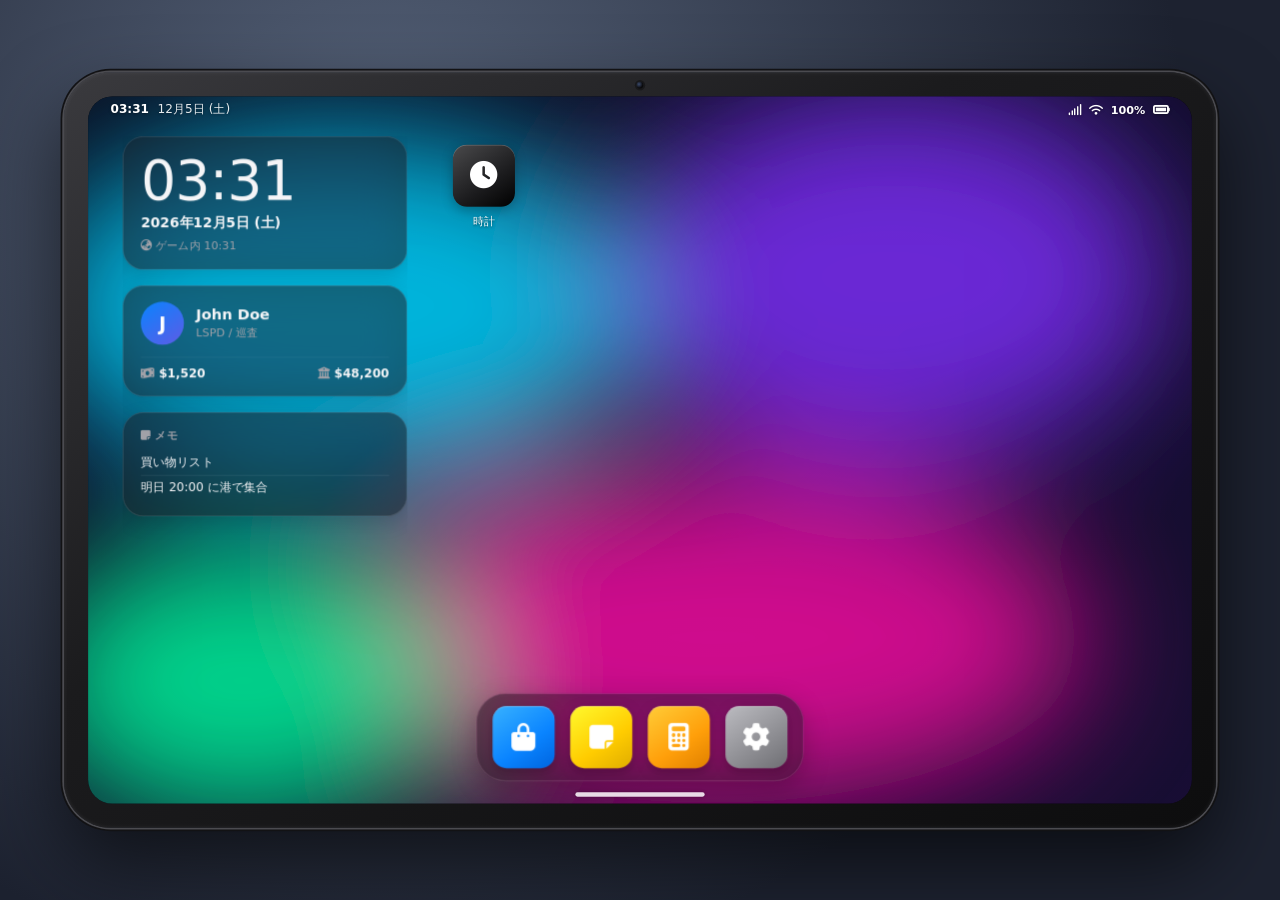
<file: html/index.html>
<!DOCTYPE html>
<html lang="ja">
<head>
    <meta charset="UTF-8">
    <meta name="viewport" content="width=device-width, initial-scale=1.0">
    <title>cam_tablet</title>
    <link rel="stylesheet" href="vendor/fontawesome/css/all.min.css">
    <link rel="stylesheet" href="css/style.css">
    <link rel="stylesheet" href="css/apps.css">
</head>
<body>
    <div id="root" class="hidden">
        <div id="tablet">
            <div class="tablet-camera"></div>
            <div id="screen">
                <div id="wallpaper"></div>
                <div id="wallpaper-dim"></div>

                <div id="statusbar">
                    <div class="sb-left">
                        <span id="sb-time">--:--</span>
                        <span id="sb-date"></span>
                    </div>
                    <div class="sb-right" id="sb-right" title="コントロールセンター">
                        <i class="fa-solid fa-signal"></i>
                        <i class="fa-solid fa-wifi"></i>
                        <span id="sb-battery-text">100%</span>
                        <i class="fa-solid fa-battery-full"></i>
                    </div>
                </div>

                <div id="home">
                    <div id="widgets"></div>
                    <div id="app-grid"></div>
                </div>
                <div id="dock"></div>
                <button id="edit-done" type="button">完了</button>

                <div id="app-layer"></div>
                <div id="lockscreen" class="hidden"></div>
                <div id="control-center" class="hidden"></div>
                <div id="context-menu" class="hidden"></div>
                <div id="modal-layer"></div>
                <div id="toasts"></div>

                <div id="homebar" title="ホーム"><span></span></div>
                <div id="brightness"></div>
            </div>
        </div>
    </div>

    <script src="js/core.js"></script>
    <script src="js/ui.js"></script>
    <script src="js/apps/store.js"></script>
    <script src="js/apps/settings.js"></script>
    <script src="js/apps/notes.js"></script>
    <script src="js/apps/calculator.js"></script>
    <script src="js/apps/clock.js"></script>
    <script src="js/apps/calendar.js"></script>
    <script src="js/apps/profile.js"></script>
    <script src="js/apps/guide.js"></script>
    <script src="js/mock.js"></script>
    <script src="js/main.js"></script>
</body>
</html>
</file>
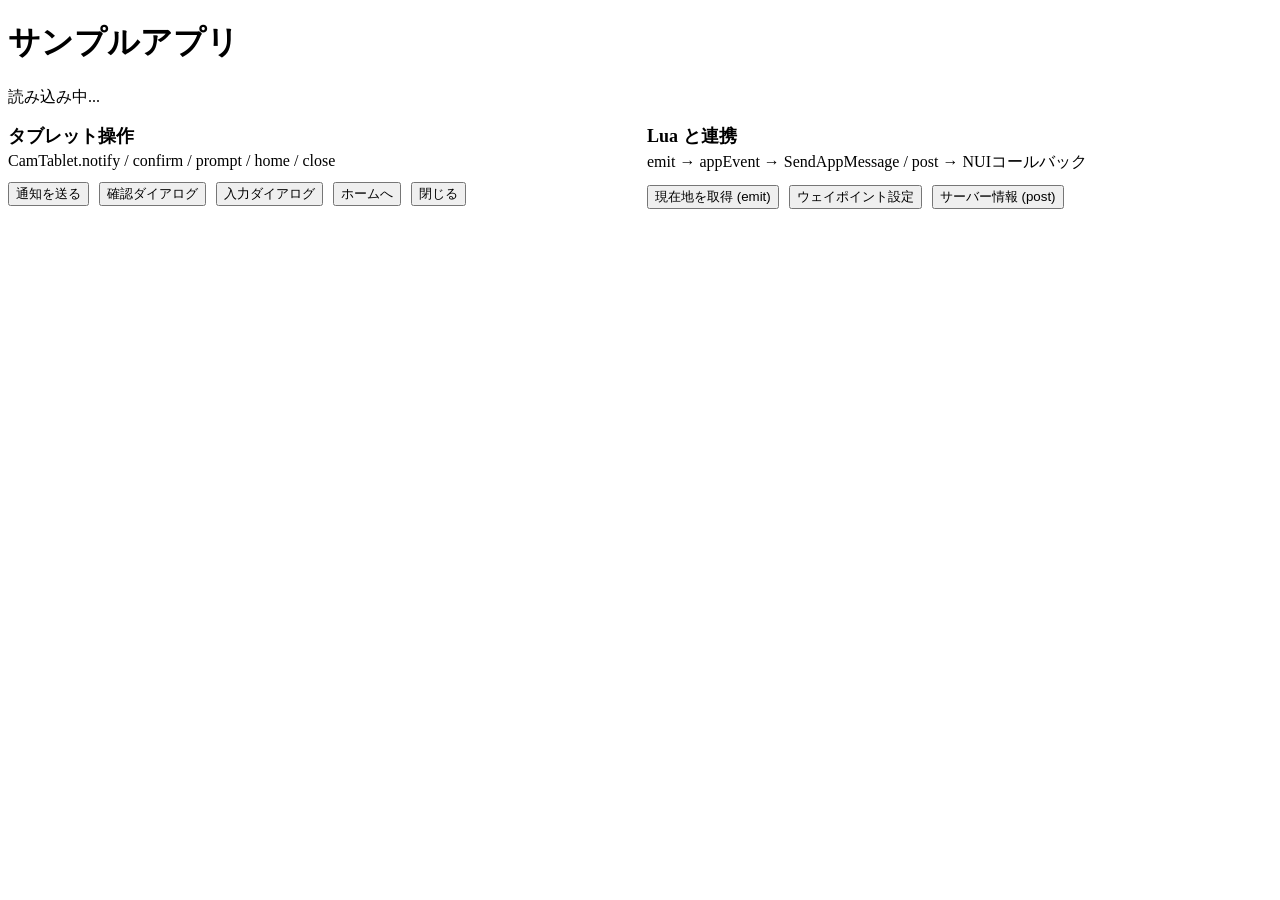
<file: examples/cam_tablet_example/html/index.html>
<!DOCTYPE html>
<html lang="ja">
<head>
    <meta charset="UTF-8">
    <link rel="stylesheet" href="nui://cam_tablet/html/sdk/cam-tablet.css">
    <link rel="stylesheet" href="nui://cam_tablet/html/vendor/fontawesome/css/all.min.css">
    <style>
        .grid { display: grid; grid-template-columns: repeat(2, 1fr); gap: 14px; }
        .row { display: flex; gap: 10px; flex-wrap: wrap; margin-top: 12px; }
        pre { margin: 10px 0 0; padding: 12px; border-radius: 10px; background: var(--ct-bg-3); white-space: pre-wrap; font-size: 13px; min-height: 60px; }
        h2 { margin: 0 0 4px; font-size: 18px; }
    </style>
</head>
<body>
    <div class="ct-page">
        <h1 class="ct-title"><i class="fa-solid fa-flask"></i> サンプルアプリ</h1>
        <p class="ct-muted" id="hello">読み込み中...</p>

        <div class="grid">
            <div class="ct-card">
                <h2>タブレット操作</h2>
                <div class="ct-muted">CamTablet.notify / confirm / prompt / home / close</div>
                <div class="row">
                    <button class="ct-btn primary" id="btn-notify">通知を送る</button>
                    <button class="ct-btn" id="btn-confirm">確認ダイアログ</button>
                    <button class="ct-btn" id="btn-prompt">入力ダイアログ</button>
                    <button class="ct-btn" id="btn-home">ホームへ</button>
                    <button class="ct-btn danger" id="btn-close">閉じる</button>
                </div>
                <pre id="out-ui"></pre>
            </div>

            <div class="ct-card">
                <h2>Lua と連携</h2>
                <div class="ct-muted">emit → appEvent → SendAppMessage / post → NUIコールバック</div>
                <div class="row">
                    <button class="ct-btn primary" id="btn-coords">現在地を取得 (emit)</button>
                    <button class="ct-btn" id="btn-wp">ウェイポイント設定</button>
                    <button class="ct-btn" id="btn-info">サーバー情報 (post)</button>
                </div>
                <pre id="out-lua"></pre>
            </div>
        </div>
    </div>

    <script src="nui://cam_tablet/html/sdk/cam-tablet.js"></script>
    <script>
        const $ = (id) => document.getElementById(id);
        let last = null;

        CamTablet.ready((t) => {
            $('hello').textContent = `こんにちは、${(t.profile.name || '').trim() || 'ゲスト'} さん (app: ${t.app} / resource: ${t.resource})`;
        });

        $('btn-notify').onclick = () => CamTablet.notify('サンプル', 'iframe アプリからの通知です');
        $('btn-confirm').onclick = async () => { $('out-ui').textContent = `confirm: ${await CamTablet.confirm({ title: '実行しますか？', message: 'サンプルの確認です' })}`; };
        $('btn-prompt').onclick = async () => { $('out-ui').textContent = `prompt: ${await CamTablet.prompt({ title: '名前を入力', placeholder: 'John Doe' })}`; };
        $('btn-home').onclick = () => CamTablet.home();
        $('btn-close').onclick = () => CamTablet.close();

        $('btn-coords').onclick = () => CamTablet.emit('getCoords');
        $('btn-wp').onclick = () => last ? CamTablet.emit('waypoint', { x: last.x + 100, y: last.y }) : CamTablet.toast('サンプル', '先に現在地を取得してください');
        $('btn-info').onclick = async () => { $('out-lua').textContent = JSON.stringify(await CamTablet.post('getInfo'), null, 2); };

        CamTablet.on('message', (data) => {
            if (data && data.type === 'coords') {
                last = data;
                $('out-lua').textContent = `${data.street}\nx: ${data.x}  y: ${data.y}  z: ${data.z}`;
            }
        });
    </script>
</body>
</html>
</file>
<file: html/css/style.css>
/* cam_tablet - shell styles */
* { box-sizing: border-box; margin: 0; padding: 0; }

html, body {
    width: 100%;
    height: 100%;
    overflow: hidden;
    background: transparent;
    font-family: 'Segoe UI', 'Yu Gothic UI', 'Meiryo UI', 'Hiragino Sans', 'Noto Sans JP', system-ui, sans-serif;
    -webkit-font-smoothing: antialiased;
    user-select: none;
}

button { font: inherit; color: inherit; border: none; background: none; cursor: pointer; }
input, textarea, select { font: inherit; color: inherit; }
.hidden { display: none !important; }

/* ---------- theme tokens ---------- */
#root {
    --accent: #0a84ff;
    --accent-soft: #0a84ff33;
    --danger: #ff453a;
    --success: #30d158;
    --warning: #ff9f0a;
    --radius: 14px;
    --ease: cubic-bezier(.2, .9, .25, 1);
}

#root[data-theme='dark'] {
    --bg: #0f0f12;
    --bg-2: #1c1c1f;
    --bg-3: #2a2a2e;
    --bg-hover: #333338;
    --text: #f5f5f7;
    --text-2: #a1a1a8;
    --text-3: #6e6e75;
    --sep: rgba(255, 255, 255, .08);
    --glass: rgba(30, 30, 34, .55);
    --glass-strong: rgba(28, 28, 32, .82);
    --glass-border: rgba(255, 255, 255, .12);
    --shadow: 0 10px 40px rgba(0, 0, 0, .45);
    color-scheme: dark;
}

#root[data-theme='light'] {
    --bg: #f2f2f7;
    --bg-2: #ffffff;
    --bg-3: #e5e5ea;
    --bg-hover: #dcdce1;
    --text: #1c1c1e;
    --text-2: #636366;
    --text-3: #a1a1a6;
    --sep: rgba(0, 0, 0, .08);
    --glass: rgba(255, 255, 255, .55);
    --glass-strong: rgba(250, 250, 252, .86);
    --glass-border: rgba(255, 255, 255, .6);
    --shadow: 0 10px 40px rgba(0, 0, 0, .18);
    color-scheme: light;
}

/* ---------- frame ---------- */
#root {
    position: fixed;
    inset: 0;
    display: flex;
    align-items: center;
    justify-content: center;
    pointer-events: none;
    transition: opacity .25s ease;
}
#root.opening { opacity: 0; }
#root.closing { opacity: 0; }
#root.opening #tablet { transform: translateY(80px) scale(calc(var(--scale) * .96)); }
#root.closing #tablet { transform: translateY(80px) scale(calc(var(--scale) * .96)); }

#tablet {
    --scale: 1;
    pointer-events: all;
    position: relative;
    flex: none;
    width: 1336px;
    height: 876px;
    padding: 28px;
    border-radius: 54px;
    background: linear-gradient(145deg, #3a3a3e, #1b1b1d 40%, #0d0d0e);
    box-shadow:
        0 0 0 2px #4b4b50,
        0 0 0 4px #121214,
        0 40px 90px rgba(0, 0, 0, .6),
        inset 0 0 6px rgba(255, 255, 255, .08);
    transform: scale(var(--scale));
    transition: transform .35s var(--ease);
}

.tablet-camera {
    position: absolute;
    top: 11px;
    left: 50%;
    width: 8px;
    height: 8px;
    margin-left: -4px;
    border-radius: 50%;
    background: radial-gradient(circle at 35% 35%, #3b4a6b, #0a0a0c 60%);
    box-shadow: 0 0 0 2px #19191b;
}

#screen {
    position: relative;
    width: 1280px;
    height: 820px;
    overflow: hidden;
    border-radius: 28px;
    background: #000;
    color: var(--text);
    isolation: isolate;
}

#wallpaper, #wallpaper-dim, #brightness {
    position: absolute;
    inset: 0;
}
#wallpaper { background-size: cover; background-position: center; transition: background .4s ease; transform: scale(1.02); }
#wallpaper-dim { background: #000; pointer-events: none; }
#brightness { background: #000; pointer-events: none; z-index: 100; }
#root.in-app #wallpaper { filter: blur(18px); transition: filter .3s ease; }

/* ---------- status bar ---------- */
#statusbar {
    position: absolute;
    top: 0;
    left: 0;
    right: 0;
    height: 30px;
    padding: 0 26px;
    display: flex;
    align-items: center;
    justify-content: space-between;
    font-size: 14px;
    font-weight: 600;
    color: #fff;
    z-index: 60;
    text-shadow: 0 1px 3px rgba(0, 0, 0, .35);
    pointer-events: none;
}
#statusbar .sb-left { display: flex; gap: 10px; }
#statusbar .sb-left #sb-date { font-weight: 500; opacity: .9; }
#statusbar .sb-right {
    display: flex;
    gap: 9px;
    align-items: center;
    font-size: 13px;
    pointer-events: all;
    cursor: pointer;
    padding: 4px 8px;
    margin-right: -8px;
    border-radius: 10px;
}
#statusbar .sb-right:hover { background: rgba(255, 255, 255, .14); }
#statusbar .sb-right .fa-battery-full { font-size: 17px; }
#root.in-app #statusbar { color: var(--text); text-shadow: none; }
#root.in-app #statusbar .sb-right:hover { background: var(--bg-hover); }

/* ---------- home ---------- */
#home {
    position: absolute;
    inset: 46px 40px 140px 40px;
    display: flex;
    gap: 34px;
    transition: transform .35s var(--ease), opacity .3s ease, filter .3s ease;
}
#root.in-app #home, #root.in-app #dock { transform: scale(.92); opacity: 0; pointer-events: none; }

#widgets {
    width: 330px;
    flex: none;
    display: flex;
    flex-direction: column;
    gap: 18px;
    overflow: hidden;
}
#root.no-widgets #widgets { display: none; }

.widget {
    border-radius: 24px;
    padding: 18px 20px;
    background: var(--glass);
    backdrop-filter: blur(24px) saturate(1.6);
    border: 1px solid var(--glass-border);
    color: var(--text);
    box-shadow: 0 6px 24px rgba(0, 0, 0, .15);
    cursor: default;
    animation: fade-up .4s var(--ease) both;
}
.widget:nth-child(2) { animation-delay: .04s; }
.widget:nth-child(3) { animation-delay: .08s; }
.widget:nth-child(4) { animation-delay: .12s; }
.widget-profile, .widget-notes, .widget-events { cursor: pointer; transition: transform .15s ease; }
.widget-profile:hover, .widget-notes:hover, .widget-events:hover { transform: scale(1.015); }
.w-clock-time { font-size: 64px; font-weight: 300; letter-spacing: -1px; line-height: 1; }
.w-clock-date { margin-top: 8px; font-size: 16px; font-weight: 600; }
.w-sub { font-size: 13px; color: var(--text-2); margin-top: 6px; }
.w-title { font-size: 13px; font-weight: 700; color: var(--text-2); margin-bottom: 8px; text-transform: uppercase; letter-spacing: .5px; }
.widget ul { list-style: none; font-size: 14px; }
.widget li { padding: 5px 0; border-bottom: 1px solid var(--sep); white-space: nowrap; overflow: hidden; text-overflow: ellipsis; }
.widget li:last-child { border-bottom: none; }
.w-ev-date { display: inline-block; min-width: 40px; color: var(--accent); font-weight: 700; }

.widget-profile { display: grid; grid-template-columns: 50px 1fr; gap: 4px 14px; align-items: center; }
.w-avatar {
    width: 50px; height: 50px; border-radius: 50%;
    display: grid; place-items: center;
    font-size: 22px; font-weight: 700; color: #fff;
    background: linear-gradient(145deg, var(--accent), #5e5ce6);
}
.w-name { font-size: 17px; font-weight: 700; }
.w-profile-text .w-sub { margin-top: 2px; }
.w-money { grid-column: 1 / -1; display: flex; justify-content: space-between; font-size: 14px; font-weight: 600; margin-top: 10px; padding-top: 10px; border-top: 1px solid var(--sep); }
.w-money i { color: var(--text-2); }

#app-grid {
    flex: 1;
    display: grid;
    grid-template-columns: repeat(auto-fill, minmax(var(--tile, 108px), 1fr));
    grid-auto-rows: calc(var(--tile, 108px) + 8px);
    align-content: start;
    gap: 18px 10px;
    padding: 10px 0;
    overflow-y: auto;
    scrollbar-width: none;
}
#app-grid::-webkit-scrollbar { display: none; }
#root[data-icon-size='small'] { --icon: 60px; --tile: 92px; }
#root[data-icon-size='medium'] { --icon: 72px; --tile: 108px; }
#root[data-icon-size='large'] { --icon: 86px; --tile: 124px; }

.grid-empty {
    grid-column: 1 / -1;
    margin-top: 120px;
    text-align: center;
    color: #fff;
    text-shadow: 0 1px 4px rgba(0, 0, 0, .4);
}
.grid-empty i { font-size: 44px; margin-bottom: 14px; opacity: .9; }

.home-app {
    display: flex;
    flex-direction: column;
    align-items: center;
    gap: 8px;
    cursor: pointer;
    animation: pop-in .35s var(--ease) both;
}
.home-app .icon-wrap { position: relative; transition: transform .15s ease, filter .15s ease; }
.home-app:hover .icon-wrap { transform: translateY(-2px); }
.home-app:active .icon-wrap { transform: scale(.9); filter: brightness(.85); }
.home-label {
    max-width: 100%;
    font-size: 13px;
    font-weight: 500;
    color: #fff;
    text-shadow: 0 1px 3px rgba(0, 0, 0, .55);
    white-space: nowrap;
    overflow: hidden;
    text-overflow: ellipsis;
}
#root.no-labels .home-label { display: none; }

.app-icon {
    width: var(--icon, 72px);
    height: var(--icon, 72px);
    border-radius: 22.5%;
    display: grid;
    place-items: center;
    color: #fff;
    font-size: calc(var(--icon, 72px) * .44);
    box-shadow: 0 4px 14px rgba(0, 0, 0, .25), inset 0 1px 0 rgba(255, 255, 255, .25);
    overflow: hidden;
    flex: none;
}
.app-icon.has-image img { width: 100%; height: 100%; object-fit: cover; }
.app-icon.small { --icon: 32px; }
.app-icon.medium { --icon: 56px; }
.app-icon.large { --icon: 96px; }
.app-icon.xl { --icon: 128px; }

.badge {
    position: absolute;
    top: -6px;
    right: -6px;
    min-width: 24px;
    height: 24px;
    padding: 0 7px;
    border-radius: 12px;
    background: var(--danger);
    color: #fff;
    font-size: 13px;
    font-weight: 700;
    display: grid;
    place-items: center;
    box-shadow: 0 2px 6px rgba(0, 0, 0, .3);
}

.home-app.downloading .app-icon { filter: grayscale(.6) brightness(.55); }
.dl-ring {
    --p: 0;
    position: absolute;
    inset: 0;
    margin: auto;
    width: 44%;
    height: 44%;
    border-radius: 50%;
    background: conic-gradient(#fff calc(var(--p) * 360deg), rgba(255, 255, 255, .25) 0);
    -webkit-mask: radial-gradient(circle, transparent 52%, #000 54%);
    mask: radial-gradient(circle, transparent 52%, #000 54%);
}

/* ---------- dock ---------- */
#dock {
    position: absolute;
    left: 50%;
    bottom: 26px;
    transform: translateX(-50%);
    display: flex;
    gap: 18px;
    padding: 14px 18px;
    border-radius: 34px;
    background: var(--glass);
    backdrop-filter: blur(30px) saturate(1.8);
    border: 1px solid var(--glass-border);
    box-shadow: 0 10px 30px rgba(0, 0, 0, .25);
    transition: transform .35s var(--ease), opacity .3s ease;
    z-index: 5;
}
#root.in-app #dock { transform: translateX(-50%) scale(.92); }
#dock .home-app { gap: 0; }

/* ---------- home bar ---------- */
#homebar {
    position: absolute;
    left: 50%;
    bottom: 0;
    width: 240px;
    height: 22px;
    margin-left: -120px;
    display: grid;
    place-items: center;
    cursor: pointer;
    z-index: 80;
}
#homebar span {
    width: 150px;
    height: 5px;
    border-radius: 3px;
    background: rgba(255, 255, 255, .85);
    box-shadow: 0 0 4px rgba(0, 0, 0, .3);
    transition: width .2s ease, background .2s ease;
}
#homebar:hover span { width: 180px; }
#root.in-app #homebar span { background: var(--text); opacity: .7; }

/* ---------- app windows ---------- */
#app-layer { position: absolute; inset: 0; z-index: 20; pointer-events: none; }
.app-window {
    position: absolute;
    inset: 0;
    padding-top: 30px;
    padding-bottom: 22px;
    background: var(--bg);
    color: var(--text);
    pointer-events: all;
    overflow: hidden;
    display: flex;
    flex-direction: column;
    transition: transform .38s var(--ease), opacity .25s ease, border-radius .38s var(--ease);
}
.app-window.opening { transform: scale(.1); opacity: 0; border-radius: 120px; }
.app-window.closing { transform: scale(.85); opacity: 0; border-radius: 60px; pointer-events: none; }
.app-window.iframe-app { padding: 30px 0 22px; }
.app-iframe { flex: 1; width: 100%; border: none; background: var(--bg); }

.app-error {
    margin: auto;
    text-align: center;
    color: var(--text-2);
}
.app-error i { font-size: 54px; margin-bottom: 14px; }
.app-error small { display: block; margin-top: 6px; color: var(--text-3); }

/* ---------- lock screen ---------- */
#lockscreen {
    position: absolute;
    inset: 0;
    z-index: 70;
    display: flex;
    flex-direction: column;
    align-items: center;
    color: #fff;
    cursor: pointer;
    background: rgba(0, 0, 0, .12);
    backdrop-filter: blur(0);
    transition: transform .38s var(--ease), opacity .35s ease, backdrop-filter .3s ease, background .3s;
    text-shadow: 0 2px 8px rgba(0, 0, 0, .3);
}
/* ロック中はホーム画面と開いているアプリを隠す (壁紙だけ見せる。backdrop-filter が効かない環境でも透けないように) */
#screen.is-locked #home,
#screen.is-locked #dock,
#screen.is-locked #edit-done,
#screen.is-locked #app-layer { visibility: hidden; opacity: 0; }
#lockscreen.pad { backdrop-filter: blur(24px); background: rgba(0, 0, 0, .35); cursor: default; }
#lockscreen.unlocking { transform: translateY(-100%); opacity: 0; }
#lockscreen.locking { animation: fade-in .3s ease; }
.lock-top { margin-top: 70px; text-align: center; }
.lock-icon { font-size: 20px; opacity: .9; margin-bottom: 14px; }
.lock-date { font-size: 22px; font-weight: 600; }
.lock-time { font-size: 120px; font-weight: 600; letter-spacing: -3px; line-height: 1.05; }
#lockscreen.pad .lock-top { margin-top: 40px; transform: scale(.6); transform-origin: top center; transition: transform .3s var(--ease); }
.lock-notifs { margin-top: 40px; width: 460px; display: flex; flex-direction: column; gap: 10px; }
.lock-hint {
    margin-top: auto;
    margin-bottom: 44px;
    display: flex;
    flex-direction: column;
    align-items: center;
    gap: 6px;
    font-size: 15px;
    opacity: .85;
    animation: bob 2.2s ease-in-out infinite;
}

.passpad { position: absolute; top: 210px; display: flex; flex-direction: column; align-items: center; text-shadow: none; animation: fade-up .3s var(--ease); }
.passpad.shake { animation: shake .4s ease; }
.pass-title { font-size: 19px; font-weight: 600; }
.pass-dots { display: flex; gap: 22px; margin: 18px 0 26px; }
.pass-dots span { width: 15px; height: 15px; border-radius: 50%; border: 2px solid #fff; transition: background .15s; }
.pass-dots span.filled { background: #fff; }
.pass-keys { display: grid; grid-template-columns: repeat(3, 82px); gap: 16px 26px; }
.pass-key, .pass-del {
    width: 82px; height: 82px; border-radius: 50%;
    font-size: 32px; font-weight: 400; color: #fff;
    background: rgba(255, 255, 255, .16);
    backdrop-filter: blur(10px);
    transition: background .12s;
}
.pass-key:hover { background: rgba(255, 255, 255, .26); }
.pass-key:active { background: rgba(255, 255, 255, .45); }
.pass-del { background: transparent; font-size: 26px; }
.pass-cancel { margin-top: 22px; color: #fff; font-size: 16px; opacity: .85; }

/* ---------- notifications ---------- */
#toasts {
    position: absolute;
    top: 40px;
    right: 22px;
    width: 380px;
    z-index: 90;
    display: flex;
    flex-direction: column;
    gap: 10px;
    pointer-events: none;
}
.toast, .notif {
    display: flex;
    gap: 12px;
    padding: 13px 15px;
    border-radius: 20px;
    background: var(--glass-strong);
    backdrop-filter: blur(30px) saturate(1.8);
    border: 1px solid var(--glass-border);
    box-shadow: var(--shadow);
    color: var(--text);
    text-shadow: none;
    pointer-events: all;
    cursor: pointer;
}
.toast { animation: toast-in .35s var(--ease); transition: transform .3s ease, opacity .3s ease; }
.toast.out { transform: translateX(110%); opacity: 0; }
.toast-icon {
    width: 38px; height: 38px; flex: none;
    border-radius: 10px;
    display: grid; place-items: center;
    color: #fff; font-size: 18px;
}
.toast-body { min-width: 0; flex: 1; }
.toast-title { font-size: 14px; font-weight: 700; display: flex; justify-content: space-between; gap: 8px; }
.toast-msg { font-size: 13px; color: var(--text-2); margin-top: 2px; overflow-wrap: anywhere; display: -webkit-box; -webkit-line-clamp: 3; -webkit-box-orient: vertical; overflow: hidden; }
.notif-time { font-size: 12px; font-weight: 500; color: var(--text-3); flex: none; }
.notif.compact { background: var(--glass); }

/* ---------- control center ---------- */
#control-center {
    position: absolute;
    top: 36px;
    right: 16px;
    width: 400px;
    max-height: 700px;
    padding: 18px;
    border-radius: 28px;
    background: var(--glass-strong);
    backdrop-filter: blur(40px) saturate(1.8);
    border: 1px solid var(--glass-border);
    box-shadow: var(--shadow);
    z-index: 75;
    display: flex;
    flex-direction: column;
    gap: 14px;
    animation: drop-in .3s var(--ease);
    transform-origin: top right;
}
.cc-grid { display: grid; grid-template-columns: repeat(4, 1fr); gap: 10px; }
.cc-tile {
    aspect-ratio: 1;
    border-radius: 18px;
    background: var(--bg-3);
    display: flex;
    flex-direction: column;
    align-items: center;
    justify-content: center;
    gap: 6px;
    font-size: 20px;
    transition: background .15s, transform .1s;
}
.cc-tile span { font-size: 11px; font-weight: 600; }
.cc-tile:hover { background: var(--bg-hover); }
.cc-tile:active { transform: scale(.94); }
.cc-tile.active { background: var(--accent); color: #fff; }
.cc-slider { display: flex; align-items: center; gap: 12px; padding: 12px 16px; border-radius: 18px; background: var(--bg-3); }
.cc-slider input { flex: 1; }
.cc-notif-head { display: flex; justify-content: space-between; align-items: center; font-weight: 700; font-size: 15px; padding: 4px 4px 0; }
.cc-notif-head button { color: var(--accent); font-size: 13px; font-weight: 600; }
.cc-notifs { overflow-y: auto; display: flex; flex-direction: column; gap: 8px; min-height: 80px; scrollbar-width: thin; }
.cc-notifs .notif { background: var(--bg-2); box-shadow: none; }
.cc-empty { text-align: center; color: var(--text-3); padding: 26px 0; }
.cc-empty i { font-size: 30px; margin-bottom: 8px; }

/* ---------- context menu ---------- */
#context-menu {
    position: absolute;
    z-index: 85;
    min-width: 220px;
    padding: 6px;
    border-radius: 16px;
    background: var(--glass-strong);
    backdrop-filter: blur(30px) saturate(1.8);
    border: 1px solid var(--glass-border);
    box-shadow: var(--shadow);
    color: var(--text);
    animation: pop-in .18s var(--ease);
}
#context-menu .cm-head { display: flex; align-items: center; gap: 10px; padding: 8px 10px 10px; font-weight: 700; border-bottom: 1px solid var(--sep); margin-bottom: 4px; }
#context-menu button { display: flex; align-items: center; gap: 10px; width: 100%; padding: 10px 12px; border-radius: 10px; text-align: left; font-size: 14px; }
#context-menu button i { width: 18px; text-align: center; color: var(--text-2); }
#context-menu button:hover { background: var(--bg-hover); }
#context-menu button.danger, #context-menu button.danger i { color: var(--danger); }

/* ---------- modal ---------- */
#modal-layer { position: absolute; inset: 0; z-index: 95; pointer-events: none; }
.modal-backdrop {
    position: absolute;
    inset: 0;
    display: grid;
    place-items: center;
    background: rgba(0, 0, 0, .35);
    pointer-events: all;
    animation: fade-in .2s ease;
    transition: opacity .2s;
}
.modal-backdrop.out { opacity: 0; }
.modal {
    width: 380px;
    padding: 22px;
    border-radius: 22px;
    background: var(--glass-strong);
    backdrop-filter: blur(40px) saturate(1.8);
    border: 1px solid var(--glass-border);
    box-shadow: var(--shadow);
    color: var(--text);
    animation: pop-in .25s var(--ease);
}
.modal-title { font-size: 17px; font-weight: 700; text-align: center; }
.modal-msg { font-size: 14px; color: var(--text-2); text-align: center; margin-top: 8px; line-height: 1.5; }
.modal .input { margin-top: 14px; }
.modal-actions { display: flex; gap: 10px; margin-top: 20px; }
.modal-actions .btn { flex: 1; }

/* ---------- shared controls ---------- */
.btn {
    padding: 10px 18px;
    border-radius: 12px;
    background: var(--bg-3);
    color: var(--text);
    font-size: 14px;
    font-weight: 600;
    transition: filter .15s, transform .1s, background .15s;
    white-space: nowrap;
}
.btn:hover { filter: brightness(1.1); }
.btn:active { transform: scale(.97); }
.btn:disabled { opacity: .45; pointer-events: none; }
.btn-primary { background: var(--accent); color: #fff; }
.btn-danger { background: var(--danger); color: #fff; }
.btn-ghost { background: transparent; color: var(--accent); }
.btn-pill { border-radius: 999px; padding: 7px 18px; }
.btn-sm { padding: 6px 12px; font-size: 13px; }
.btn i + span, .btn span + i { margin-left: 6px; }

.input, .textarea {
    width: 100%;
    padding: 11px 14px;
    border-radius: 12px;
    border: 1px solid var(--sep);
    background: var(--bg-3);
    color: var(--text);
    font-size: 14px;
    outline: none;
    transition: border-color .15s, box-shadow .15s;
    user-select: text;
}
.input:focus, .textarea:focus { border-color: var(--accent); box-shadow: 0 0 0 3px var(--accent-soft); }

input[type='range'] { -webkit-appearance: none; appearance: none; height: 6px; border-radius: 3px; background: var(--bg-hover); outline: none; }
input[type='range']::-webkit-slider-thumb {
    -webkit-appearance: none;
    width: 22px; height: 22px; border-radius: 50%;
    background: #fff;
    box-shadow: 0 1px 5px rgba(0, 0, 0, .35);
    cursor: pointer;
}

.toggle { position: relative; width: 51px; height: 31px; flex: none; }
.toggle input { opacity: 0; width: 0; height: 0; position: absolute; }
.toggle span {
    position: absolute; inset: 0;
    border-radius: 16px;
    background: var(--bg-hover);
    transition: background .2s;
    cursor: pointer;
}
.toggle span::after {
    content: '';
    position: absolute;
    top: 2px; left: 2px;
    width: 27px; height: 27px;
    border-radius: 50%;
    background: #fff;
    box-shadow: 0 2px 4px rgba(0, 0, 0, .25);
    transition: transform .2s var(--ease);
}
.toggle input:checked + span { background: var(--success); }
.toggle input:checked + span::after { transform: translateX(20px); }

.segmented { display: inline-flex; padding: 3px; border-radius: 10px; background: var(--bg-3); gap: 2px; }
.segmented button { padding: 6px 14px; border-radius: 8px; font-size: 13px; font-weight: 600; color: var(--text-2); transition: background .15s, color .15s; }
.segmented button.active { background: var(--bg-2); color: var(--text); box-shadow: 0 1px 4px rgba(0, 0, 0, .15); }
#root[data-theme='dark'] .segmented button.active { background: var(--bg-hover); }

/* ---------- animations ---------- */
@keyframes fade-in { from { opacity: 0; } to { opacity: 1; } }
@keyframes fade-up { from { opacity: 0; transform: translateY(14px); } to { opacity: 1; transform: none; } }
@keyframes pop-in { from { opacity: 0; transform: scale(.85); } to { opacity: 1; transform: none; } }
@keyframes drop-in { from { opacity: 0; transform: translateY(-10px) scale(.96); } to { opacity: 1; transform: none; } }
@keyframes toast-in { from { opacity: 0; transform: translateY(-20px) scale(.95); } to { opacity: 1; transform: none; } }
@keyframes bob { 0%, 100% { transform: translateY(0); } 50% { transform: translateY(-6px); } }
@keyframes shake { 0%, 100% { transform: translateX(0); } 20%, 60% { transform: translateX(-12px); } 40%, 80% { transform: translateX(12px); } }
@keyframes spin { to { transform: rotate(360deg); } }

/* 暗い背景固定のアプリ (電卓など) */
#root.app-dark #statusbar { color: #fff; }
#root.app-dark #homebar span { background: #fff; }

/* ---------- home edit mode (並べ替え) ---------- */
.del-badge {
    position: absolute;
    top: -8px;
    left: -8px;
    width: 26px;
    height: 26px;
    border-radius: 50%;
    display: none;
    place-items: center;
    background: rgba(60, 60, 67, .85);
    backdrop-filter: blur(10px);
    color: #fff;
    font-size: 12px;
    box-shadow: 0 2px 6px rgba(0, 0, 0, .3);
    z-index: 2;
}
#root.editing .del-badge { display: grid; }
#root.editing .home-app .app-icon { animation: jiggle .28s ease-in-out infinite alternate; }
#root.editing .home-app:nth-child(even) .app-icon { animation-delay: -.14s; }
#root.editing .home-app { cursor: grab; }
#root.editing .home-app .badge { display: none; }
#root.editing #dock.hidden { display: flex !important; min-width: 140px; min-height: 104px; }
#root.editing #dock { outline: 2px dashed rgba(255, 255, 255, .35); outline-offset: 4px; }
.home-app.drag-placeholder { opacity: .25; }
.drag-ghost {
    position: absolute;
    z-index: 99;
    pointer-events: none;
    transform: scale(1.12);
    filter: drop-shadow(0 12px 20px rgba(0, 0, 0, .4));
    cursor: grabbing;
}
.drag-ghost .app-icon { animation: none !important; }
.drag-ghost .del-badge { display: none !important; }
#edit-done {
    position: absolute;
    top: 38px;
    right: 26px;
    z-index: 15;
    display: none;
    padding: 7px 18px;
    border-radius: 999px;
    background: var(--glass-strong);
    backdrop-filter: blur(20px);
    border: 1px solid var(--glass-border);
    color: var(--text);
    font-weight: 700;
    font-size: 14px;
    box-shadow: 0 4px 14px rgba(0, 0, 0, .2);
}
#root.editing #edit-done { display: block; animation: pop-in .2s var(--ease); }
#root.in-app #edit-done { display: none; }
@keyframes jiggle { from { transform: rotate(-2deg); } to { transform: rotate(2deg); } }

/* ---------- kiosk (アプリ専用端末) ---------- */
#root.kiosk #home, #root.kiosk #dock, #root.kiosk #edit-done { display: none !important; }
#root.kiosk #statusbar .sb-right { pointer-events: none; }
</file>
<file: html/css/apps.css>
/* cam_tablet - built-in app styles */

/* ---------- shared layout ---------- */
.split { flex: 1; display: flex; min-height: 0; }
.sidebar {
    width: 290px;
    flex: none;
    display: flex;
    flex-direction: column;
    gap: 12px;
    padding: 14px 16px 10px;
    background: var(--bg-2);
    border-right: 1px solid var(--sep);
    overflow-y: auto;
    scrollbar-width: none;
}
.side-title { font-size: 30px; font-weight: 800; letter-spacing: -.5px; padding: 4px 6px 0; }
.side-nav { display: flex; flex-direction: column; gap: 2px; }
.side-item {
    display: flex;
    align-items: center;
    gap: 12px;
    padding: 9px 12px;
    border-radius: 11px;
    font-size: 15px;
    font-weight: 500;
    text-align: left;
    color: var(--text);
    transition: background .12s;
}
.side-item > i { width: 20px; text-align: center; color: var(--accent); }
.side-item:hover { background: var(--bg-3); }
.side-item.active { background: var(--accent); color: #fff; }
.side-item.active > i { color: #fff; }
.side-count { margin-left: auto; font-size: 13px; opacity: .7; }
.side-label { font-size: 12px; font-weight: 700; color: var(--text-3); padding: 14px 12px 4px; text-transform: uppercase; letter-spacing: .5px; }
.side-footer { margin-top: auto; }

.search-wrap { position: relative; }
.search-wrap > i { position: absolute; left: 13px; top: 50%; transform: translateY(-50%); color: var(--text-3); font-size: 13px; }
.search-wrap .search { padding-left: 36px; }

.page-title { font-size: 34px; font-weight: 800; letter-spacing: -.5px; }
.page-sub { color: var(--text-2); font-size: 14px; margin-top: 2px; font-weight: 600; }
.section-title { font-size: 21px; font-weight: 700; margin: 28px 0 12px; }

.icon-btn {
    width: 36px; height: 36px;
    border-radius: 10px;
    display: inline-grid;
    place-items: center;
    color: var(--accent);
    font-size: 16px;
    transition: background .12s;
}
.icon-btn:hover { background: var(--bg-3); }
.icon-btn.active { background: var(--accent-soft); }
.icon-btn.danger { color: var(--danger); }
.icon-btn.sm { width: 26px; height: 26px; font-size: 13px; color: var(--text-3); }
.icon-btn.spin i { animation: spin .8s linear infinite; }

.back-btn { color: var(--accent); font-size: 16px; font-weight: 600; padding: 6px 0; margin-bottom: 10px; }

.chip { padding: 8px 16px; border-radius: 999px; background: var(--bg-3); font-size: 14px; font-weight: 600; transition: background .12s; }
.chip:hover { background: var(--bg-hover); }
.chip.active { background: var(--accent); color: #fff; }

.notice { margin-top: 14px; padding: 12px 16px; border-radius: 12px; background: var(--bg-2); color: var(--text-2); font-size: 14px; }
.notice.warn { background: rgba(255, 159, 10, .14); color: var(--warning); }

.swatch {
    width: 38px; height: 38px;
    border-radius: 50%;
    position: relative;
    box-shadow: inset 0 0 0 1px rgba(0, 0, 0, .1);
    transition: transform .12s;
}
.swatch:hover { transform: scale(1.08); }
.swatch.active::after { content: ''; position: absolute; inset: -5px; border-radius: 50%; border: 2.5px solid var(--text); }
.swatch.sm { width: 24px; height: 24px; }
.swatch.sm.active::after { inset: -3px; border-width: 2px; }
.swatch.custom { display: grid; place-items: center; background: conic-gradient(red, yellow, lime, cyan, blue, magenta, red); color: #fff; cursor: pointer; overflow: hidden; }
.swatch.custom input { position: absolute; opacity: 0; inset: 0; cursor: pointer; }
.swatch.custom i { text-shadow: 0 1px 3px rgba(0, 0, 0, .5); pointer-events: none; }

/* ---------- App Store ---------- */
.store-main { flex: 1; overflow-y: auto; padding: 20px 34px 40px; scrollbar-width: thin; }
.storage-mini { padding: 12px; border-radius: 12px; background: var(--bg-3); font-size: 13px; font-weight: 600; }
.storage-mini .bar, .storage-bar { height: 6px; border-radius: 3px; background: var(--bg-hover); margin: 8px 0 6px; overflow: hidden; display: flex; }
.storage-mini .bar span { background: var(--accent); }
.storage-mini small { color: var(--text-2); font-weight: 500; }

.banner-row { display: grid; grid-template-columns: repeat(auto-fit, minmax(280px, 1fr)); gap: 16px; margin-top: 18px; }
.store-banner {
    position: relative;
    display: flex;
    justify-content: space-between;
    align-items: center;
    gap: 10px;
    min-height: 210px;
    padding: 24px;
    border-radius: 22px;
    color: #fff;
    cursor: pointer;
    overflow: hidden;
    box-shadow: 0 10px 30px rgba(0, 0, 0, .18);
    transition: transform .15s;
}
.store-banner:hover { transform: translateY(-2px); }
.store-banner .app-icon { transform: rotate(-10deg); box-shadow: 0 16px 40px rgba(0, 0, 0, .35); flex: none; }
.banner-text { flex: 1; min-width: 0; }
.banner-eyebrow { font-size: 12px; font-weight: 800; text-transform: uppercase; letter-spacing: 1px; opacity: .8; }
.banner-title { font-size: 26px; font-weight: 800; margin: 4px 0 6px; }
.banner-desc { font-size: 14px; opacity: .9; margin-bottom: 14px; line-height: 1.5; display: -webkit-box; -webkit-line-clamp: 2; -webkit-box-orient: vertical; overflow: hidden; }
.store-banner .store-btn { background: rgba(255, 255, 255, .95); color: #000; }

.store-grid { display: grid; grid-template-columns: repeat(auto-fill, minmax(330px, 1fr)); gap: 4px 22px; }
.store-card {
    display: flex;
    align-items: center;
    gap: 14px;
    padding: 12px 6px;
    border-bottom: 1px solid var(--sep);
    cursor: pointer;
    border-radius: 12px;
    transition: background .12s;
}
.store-card:hover { background: var(--bg-2); }
.store-card-text { flex: 1; min-width: 0; }
.store-card-title { font-size: 16px; font-weight: 600; }
.store-card-sub { font-size: 13px; color: var(--text-2); white-space: nowrap; overflow: hidden; text-overflow: ellipsis; margin-top: 2px; }
.store-req { font-size: 12px; color: var(--warning); margin-top: 4px; font-weight: 600; }
.store-req.ok { color: var(--success); }
.store-empty { padding: 40px 0; text-align: center; color: var(--text-3); }
.store-empty i { font-size: 36px; margin-bottom: 10px; }

.store-btn {
    min-width: 74px;
    height: 32px;
    padding: 0 18px;
    border-radius: 16px;
    background: var(--bg-3);
    color: var(--accent);
    font-size: 14px;
    font-weight: 800;
    flex: none;
    display: inline-grid;
    place-items: center;
    transition: filter .12s, transform .1s;
}
.store-btn:hover { filter: brightness(1.12); }
.store-btn:active { transform: scale(.95); }
.store-btn.primary { background: var(--accent); color: #fff; }
.store-btn.danger { color: var(--danger); min-width: 44px; padding: 0 14px; }
.store-btn.big { height: 36px; min-width: 100px; font-size: 15px; }
.store-btn:disabled { opacity: .5; cursor: not-allowed; color: var(--text-2); }
.store-btn.downloading { background: transparent; min-width: 74px; }
.store-ring {
    width: 30px; height: 30px; border-radius: 50%;
    background: conic-gradient(var(--accent) calc(var(--p, 0) * 360deg), var(--bg-hover) 0);
    -webkit-mask: radial-gradient(circle, transparent 54%, #000 56%);
    mask: radial-gradient(circle, transparent 54%, #000 56%);
    position: relative;
}

.store-detail { max-width: 900px; animation: fade-up .3s var(--ease); }
.detail-head { display: flex; gap: 26px; align-items: center; }
.detail-head h1 { font-size: 32px; font-weight: 800; }
.detail-dev { color: var(--text-2); font-size: 15px; margin-top: 2px; }
.detail-actions { display: flex; gap: 10px; margin-top: 16px; }
.detail-stats { display: grid; grid-template-columns: repeat(4, 1fr); margin: 24px 0 8px; padding: 14px 0; border-top: 1px solid var(--sep); border-bottom: 1px solid var(--sep); }
.detail-stats > div { display: flex; flex-direction: column; align-items: center; gap: 4px; border-right: 1px solid var(--sep); }
.detail-stats > div:last-child { border-right: none; }
.detail-stats small { font-size: 11px; color: var(--text-3); font-weight: 700; text-transform: uppercase; }
.detail-stats b { font-size: 21px; color: var(--text-2); }
.detail-stats span { font-size: 12px; color: var(--text-3); }
.store-detail h2 { font-size: 20px; font-weight: 700; margin: 24px 0 10px; }
.detail-desc { font-size: 15px; line-height: 1.7; white-space: pre-line; }
.info-table { border-radius: 14px; background: var(--bg-2); padding: 0 16px; }
.info-row { display: flex; justify-content: space-between; padding: 12px 0; border-bottom: 1px solid var(--sep); font-size: 14px; }
.info-row:last-child { border-bottom: none; }
.info-row span:first-child { color: var(--text-2); }

/* ---------- Settings ---------- */
.set-main { flex: 1; overflow-y: auto; padding: 20px 40px 40px; scrollbar-width: thin; }
.set-content { max-width: 760px; margin-top: 18px; display: flex; flex-direction: column; gap: 22px; }
.set-profile { display: flex; align-items: center; gap: 12px; padding: 12px; border-radius: 14px; background: var(--bg-3); cursor: pointer; }
.set-profile .w-avatar { width: 46px; height: 46px; font-size: 19px; }
.set-profile-name { font-weight: 700; font-size: 16px; }
.set-profile small { color: var(--text-2); }
.set-ico { width: 30px; height: 30px; border-radius: 8px; display: grid; place-items: center; color: #fff; font-size: 14px; flex: none; }
.set-ico.sm { width: 28px; height: 28px; font-size: 13px; }
.side-item.active .set-ico { box-shadow: 0 0 0 2px rgba(255, 255, 255, .5); }
.set-group-title { font-size: 13px; font-weight: 700; color: var(--text-2); text-transform: uppercase; letter-spacing: .4px; padding: 0 6px 8px; }
.set-card { background: var(--bg-2); border-radius: 14px; overflow: hidden; }
.set-row { display: flex; align-items: center; gap: 14px; min-height: 52px; padding: 10px 16px; border-bottom: 1px solid var(--sep); }
.set-row:last-child { border-bottom: none; }
.set-row.clickable { cursor: pointer; transition: background .12s; }
.set-row.clickable:hover { background: var(--bg-3); }
.set-label { flex: 1; font-size: 15px; min-width: 0; }
.set-label small { display: block; font-size: 12px; color: var(--text-2); margin-top: 2px; }
.set-control { display: flex; align-items: center; gap: 10px; color: var(--text-3); }
.set-value { color: var(--text-2); font-size: 15px; }
.set-hint { display: block; color: var(--text-2); font-size: 13px; padding: 6px 6px 0; }
.danger-text { color: var(--danger); }
.set-range { width: 240px; }
.range-wrap { display: flex; align-items: center; gap: 12px; }
.range-val { min-width: 44px; text-align: right; font-variant-numeric: tabular-nums; color: var(--text-2); }

.storage { background: var(--bg-2); border-radius: 14px; padding: 16px; }
.storage-head { display: flex; justify-content: space-between; font-size: 14px; }
.storage-head span { color: var(--text-2); }
.storage-bar { height: 22px; border-radius: 6px; gap: 2px; }
.storage-bar span { height: 100%; min-width: 3px; }

.theme-pick { display: flex; gap: 40px; justify-content: center; padding: 22px; background: var(--bg-2); border-radius: 14px; }
.theme-opt { display: flex; flex-direction: column; align-items: center; gap: 10px; font-size: 14px; font-weight: 600; }
.theme-preview {
    width: 110px; height: 150px; border-radius: 14px;
    padding: 30px 12px; display: flex; flex-direction: column; gap: 8px;
    border: 2px solid var(--sep);
    transition: border-color .15s;
}
.theme-preview.light { background: linear-gradient(160deg, #e6ecf7, #c9d6f0); }
.theme-preview.dark { background: linear-gradient(160deg, #2c3446, #0d1018); }
.theme-preview span { height: 14px; border-radius: 5px; background: rgba(255, 255, 255, .8); }
.theme-preview.dark span { background: rgba(60, 60, 70, .9); }
.theme-preview span:nth-child(2) { width: 70%; }
.theme-preview span:nth-child(3) { width: 45%; }
.theme-opt.active .theme-preview { border-color: var(--accent); }
.radio { width: 22px; height: 22px; border-radius: 50%; border: 2px solid var(--text-3); }
.theme-opt.active .radio { border-color: var(--accent); background: radial-gradient(circle, var(--accent) 45%, transparent 50%); }
.swatches { display: flex; flex-wrap: wrap; gap: 16px; padding: 18px; background: var(--bg-2); border-radius: 14px; }

.wp-top { display: flex; gap: 28px; align-items: flex-start; }
.wp-preview {
    position: relative;
    width: 320px; height: 205px; flex: none;
    border-radius: 16px;
    background-size: cover; background-position: center;
    border: 6px solid #111;
    box-shadow: 0 10px 30px rgba(0, 0, 0, .25);
}
.wp-preview-time { position: absolute; top: 34px; width: 100%; text-align: center; font-size: 40px; font-weight: 600; color: #fff; text-shadow: 0 2px 6px rgba(0, 0, 0, .35); }
.wp-top-side { flex: 1; padding-top: 10px; }
.wp-grid { display: grid; grid-template-columns: repeat(4, 1fr); gap: 14px; }
.wp-thumb {
    aspect-ratio: 16 / 10;
    border-radius: 12px;
    position: relative;
    overflow: hidden;
    border: 3px solid transparent;
    transition: transform .12s, border-color .12s;
}
.wp-thumb:hover { transform: scale(1.03); }
.wp-thumb.active { border-color: var(--accent); }
.wp-thumb span { position: absolute; left: 0; right: 0; bottom: 0; padding: 18px 8px 6px; font-size: 12px; font-weight: 600; color: #fff; background: linear-gradient(transparent, rgba(0, 0, 0, .55)); text-align: left; }
.wp-url { display: flex; gap: 10px; }

.time-preview { display: flex; gap: 14px; }
.time-preview > div { flex: 1; padding: 18px; border-radius: 14px; background: var(--bg-2); display: flex; flex-direction: column; gap: 4px; }
.time-preview small { color: var(--text-2); font-weight: 600; }
.time-preview b { font-size: 34px; font-weight: 600; font-variant-numeric: tabular-nums; }

/* ---------- Notes ---------- */
.notes-side { width: 330px; }
.notes-side-head { display: flex; justify-content: space-between; align-items: center; }
.notes-list { flex: 1; overflow-y: auto; display: flex; flex-direction: column; gap: 2px; scrollbar-width: thin; margin: 0 -6px; padding: 0 6px; }
.note-item { padding: 11px 14px; border-radius: 11px; cursor: pointer; transition: background .12s; }
.note-item:hover { background: var(--bg-3); }
.note-item.active { background: rgba(255, 204, 0, .28); }
.note-item-title { font-weight: 700; font-size: 15px; white-space: nowrap; overflow: hidden; text-overflow: ellipsis; }
.note-item-title i { color: #ff9f0a; font-size: 12px; }
.note-item-sub { font-size: 13px; color: var(--text-2); white-space: nowrap; overflow: hidden; text-overflow: ellipsis; margin-top: 3px; }
.note-item-sub b { color: var(--text); font-weight: 500; margin-right: 6px; }
.notes-empty { text-align: center; color: var(--text-3); padding: 30px 0; }
.notes-count { text-align: center; font-size: 12px; color: var(--text-3); padding-top: 6px; }
.notes-editor { flex: 1; display: flex; flex-direction: column; padding: 10px 40px 20px; min-width: 0; }
.notes-toolbar { display: flex; justify-content: space-between; align-items: center; padding-bottom: 6px; }
.notes-tools { display: flex; align-items: center; gap: 6px; }
.notes-meta, .notes-counter { font-size: 12px; color: var(--text-3); }
.notes-counter { margin-right: 8px; }
.notes-title { border: none; background: none; outline: none; font-size: 30px; font-weight: 800; padding: 6px 0; user-select: text; }
.notes-body { flex: 1; border: none; background: none; outline: none; resize: none; font-size: 16px; line-height: 1.75; user-select: text; scrollbar-width: thin; }
.notes-placeholder { margin: auto; text-align: center; color: var(--text-3); }
.notes-placeholder i { font-size: 54px; margin-bottom: 12px; color: #ffcc00; }
.notes-placeholder p { margin-bottom: 16px; }
.notes-title::placeholder, .notes-body::placeholder { color: var(--text-3); }

/* ---------- Calculator ---------- */
.app-calculator { background: #000 !important; color: #fff; }
.calc-wrap { flex: 1; display: flex; min-height: 0; }
.calc-main { flex: 1; display: flex; flex-direction: column; padding: 10px 40px 20px; }
.calc-screen { flex: 1; display: flex; flex-direction: column; justify-content: flex-end; align-items: flex-end; padding: 0 12px 14px; min-height: 0; }
.calc-expr { font-size: 26px; color: #8e8e93; min-height: 34px; }
.calc-display { font-size: 88px; font-weight: 300; line-height: 1.1; font-variant-numeric: tabular-nums; white-space: nowrap; }
.calc-keys { display: grid; grid-template-columns: repeat(4, 1fr); gap: 14px; }
.calc-key {
    height: 82px;
    border-radius: 41px;
    background: #333;
    color: #fff;
    font-size: 32px;
    font-weight: 500;
    transition: filter .1s, background .2s, color .2s;
}
.calc-key:hover { filter: brightness(1.25); }
.calc-key:active { filter: brightness(1.6); }
.calc-key.fn { background: #a5a5a5; color: #000; }
.calc-key.op { background: #ff9f0a; font-size: 38px; }
.calc-key.op.active { background: #fff; color: #ff9f0a; }
.calc-key.zero { grid-column: span 2; text-align: left; padding-left: 34px; }
.calc-side { width: 300px; border-left: 1px solid #222; display: flex; flex-direction: column; padding: 14px 18px; }
.calc-side-head { display: flex; justify-content: space-between; align-items: center; font-weight: 700; font-size: 17px; margin-bottom: 8px; }
.calc-history { flex: 1; overflow-y: auto; scrollbar-width: thin; }
.calc-hist-item { padding: 10px 8px; border-bottom: 1px solid #222; text-align: right; cursor: pointer; border-radius: 8px; }
.calc-hist-item:hover { background: #1c1c1e; }
.calc-hist-item small { display: block; color: #8e8e93; font-size: 13px; }
.calc-hist-item b { font-size: 22px; font-weight: 500; }
.calc-hist-empty { color: #555; text-align: center; padding-top: 30px; }

/* ---------- Clock ---------- */
.clock-head { display: flex; justify-content: center; padding: 14px 0 6px; }
.clock-tabs button { padding: 8px 20px; font-size: 14px; }
.clock-body { flex: 1; display: flex; align-items: center; justify-content: center; min-height: 0; }
.clock-faces { display: flex; gap: 40px; }
.clock-face-card { width: 380px; padding: 30px; border-radius: 26px; background: var(--bg-2); display: flex; flex-direction: column; align-items: center; }
.analog-wrap { margin-bottom: 20px; }
.analog { position: relative; width: 230px; height: 230px; border-radius: 50%; background: var(--bg); box-shadow: inset 0 0 0 8px var(--bg-3), 0 10px 30px rgba(0, 0, 0, .15); }
.analog .tick { position: absolute; inset: 0; }
.analog .tick i { position: absolute; left: 50%; top: 16px; width: 3px; height: 12px; margin-left: -1.5px; border-radius: 2px; background: var(--text-2); }
.hand { position: absolute; left: 50%; bottom: 50%; transform-origin: bottom center; border-radius: 4px; }
.hand.hour { width: 7px; height: 58px; margin-left: -3.5px; background: var(--text); }
.hand.min { width: 5px; height: 86px; margin-left: -2.5px; background: var(--text); }
.hand.sec { width: 2px; height: 96px; margin-left: -1px; background: #ff9f0a; }
.analog .pin { position: absolute; left: 50%; top: 50%; width: 12px; height: 12px; margin: -6px 0 0 -6px; border-radius: 50%; background: #ff9f0a; box-shadow: 0 0 0 3px var(--bg); }
.face-label { font-size: 14px; font-weight: 700; color: var(--text-2); }
.face-time { font-size: 48px; font-weight: 300; font-variant-numeric: tabular-nums; margin: 4px 0; }
.face-sub { color: var(--text-2); font-size: 14px; }
.mono { font-variant-numeric: tabular-nums; }
.dim { color: var(--text-3); }
.big-time { font-size: 96px; font-weight: 200; letter-spacing: -2px; }
.sw-wrap, .timer-wrap { display: flex; flex-direction: column; align-items: center; width: 640px; height: 100%; padding-top: 40px; }
.clock-btns { display: flex; justify-content: space-between; width: 100%; margin: 26px 0; }
.round-btn {
    width: 96px; height: 96px; border-radius: 50%;
    background: var(--bg-3);
    font-size: 17px; font-weight: 600;
    box-shadow: 0 0 0 3px var(--bg), 0 0 0 5px var(--bg-3);
    transition: filter .12s;
}
.round-btn:hover { filter: brightness(1.15); }
.round-btn:disabled { opacity: .45; }
.round-btn.go { background: rgba(48, 209, 88, .2); color: var(--success); box-shadow: 0 0 0 3px var(--bg), 0 0 0 5px rgba(48, 209, 88, .2); }
.round-btn.stop { background: rgba(255, 69, 58, .2); color: var(--danger); box-shadow: 0 0 0 3px var(--bg), 0 0 0 5px rgba(255, 69, 58, .2); }
.laps { width: 100%; overflow-y: auto; flex: 1; border-top: 1px solid var(--sep); scrollbar-width: thin; }
.lap { display: grid; grid-template-columns: 1fr 1fr 1fr; padding: 12px 6px; border-bottom: 1px solid var(--sep); font-size: 16px; }
.lap span:not(:first-child) { text-align: right; }
.lap.best { color: var(--success); }
.lap.worst { color: var(--danger); }
.timer-ring {
    --p: 1;
    width: 360px; height: 360px; border-radius: 50%;
    display: grid; place-items: center;
    background: conic-gradient(#ff9f0a calc(var(--p) * 360deg), var(--bg-3) 0);
    position: relative;
}
.timer-ring::before { content: ''; position: absolute; inset: 10px; border-radius: 50%; background: var(--bg); }
.timer-ring .big-time { position: relative; font-size: 76px; }
.timer-set { display: flex; flex-direction: column; align-items: center; gap: 10px; margin-top: 22px; }
.timer-presets, .timer-adjust { display: flex; gap: 8px; }
.timer-wrap .clock-btns { margin-top: 18px; }

/* ---------- Calendar ---------- */
.cal-wrap { flex: 1; display: flex; min-height: 0; }
.cal-main { flex: 1; display: flex; flex-direction: column; padding: 14px 26px 18px; min-width: 0; }
.cal-head { display: flex; justify-content: space-between; align-items: center; margin-bottom: 10px; }
.cal-title { font-size: 32px; font-weight: 800; }
.cal-nav { display: flex; align-items: center; gap: 6px; }
.cal-week { display: grid; grid-template-columns: repeat(7, 1fr); font-size: 13px; font-weight: 700; color: var(--text-2); text-align: right; padding: 0 10px 6px; }
.cal-week .sun, .cal-day.sun .cal-num { color: #ff453a; }
.cal-week .sat, .cal-day.sat .cal-num { color: #0a84ff; }
.cal-grid { flex: 1; display: grid; grid-template-columns: repeat(7, 1fr); grid-template-rows: repeat(6, 1fr); border-top: 1px solid var(--sep); border-left: 1px solid var(--sep); min-height: 0; }
.cal-day {
    border-right: 1px solid var(--sep);
    border-bottom: 1px solid var(--sep);
    padding: 6px;
    display: flex;
    flex-direction: column;
    align-items: stretch;
    text-align: left;
    overflow: hidden;
    transition: background .12s;
}
.cal-day:hover { background: var(--bg-2); }
.cal-day.other { opacity: .35; }
.cal-num { align-self: flex-end; width: 28px; height: 28px; display: grid; place-items: center; border-radius: 50%; font-size: 15px; font-weight: 600; }
.cal-day.today .cal-num { background: #ff453a; color: #fff !important; }
.cal-day.selected { background: var(--accent-soft); }
.cal-evs { display: flex; flex-direction: column; gap: 2px; margin-top: 2px; min-width: 0; }
.cal-ev { font-size: 11px; padding: 1px 5px; border-radius: 4px; background: var(--bg-3); color: var(--text); border-left: 3px solid var(--c); white-space: nowrap; overflow: hidden; text-overflow: ellipsis; }
.cal-more { font-size: 11px; color: var(--text-2); padding-left: 5px; }
.cal-side { width: 320px; flex: none; border-left: 1px solid var(--sep); background: var(--bg-2); padding: 18px; display: flex; flex-direction: column; gap: 14px; }
.cal-side-date { display: flex; align-items: center; gap: 14px; }
.cal-side-day { font-size: 52px; font-weight: 300; line-height: 1; color: #ff453a; }
.cal-side-date b { display: block; font-size: 17px; }
.cal-side-date small { color: var(--text-2); }
.cal-list { flex: 1; overflow-y: auto; display: flex; flex-direction: column; gap: 8px; scrollbar-width: thin; }
.cal-item { display: flex; align-items: center; gap: 10px; padding: 10px 12px; border-radius: 12px; background: var(--bg-3); border-left: 4px solid var(--c); }
.cal-item-time { font-size: 12px; font-weight: 700; color: var(--text-2); min-width: 40px; }
.cal-item-text { flex: 1; font-size: 14px; overflow-wrap: anywhere; }
.cal-none { margin: auto; text-align: center; color: var(--text-3); }
.cal-none i { font-size: 32px; margin-bottom: 8px; }
.cal-add { display: flex; flex-direction: column; gap: 10px; }
.cal-add-row { display: flex; align-items: center; gap: 10px; }
.cal-add .input.time { width: 130px; }
.cal-colors { display: flex; gap: 8px; }

/* ---------- Profile ---------- */
.pf-wrap { flex: 1; overflow-y: auto; padding: 30px 60px; display: flex; flex-direction: column; gap: 22px; }
.pf-card {
    border-radius: 26px;
    padding: 28px;
    color: #fff;
    background: linear-gradient(130deg, #1f6f3f, #34c759 55%, #a8f0b7);
    box-shadow: 0 16px 40px rgba(52, 199, 89, .25);
    position: relative;
    overflow: hidden;
}
.pf-card::after { content: ''; position: absolute; right: -60px; top: -80px; width: 280px; height: 280px; border-radius: 50%; background: rgba(255, 255, 255, .12); }
.pf-card-top { display: flex; align-items: center; gap: 20px; position: relative; z-index: 1; }
.pf-card-top .icon-btn { margin-left: auto; color: #fff; }
.pf-card-top .icon-btn:hover { background: rgba(255, 255, 255, .2); }
.pf-avatar { width: 84px; height: 84px; border-radius: 50%; display: grid; place-items: center; font-size: 36px; font-weight: 800; background: rgba(255, 255, 255, .25); border: 3px solid rgba(255, 255, 255, .6); }
.pf-name { font-size: 32px; font-weight: 800; }
.pf-id { opacity: .85; font-family: Consolas, monospace; margin-top: 2px; }
.pf-money { display: flex; gap: 50px; margin-top: 26px; position: relative; z-index: 1; }
.pf-money small { display: block; font-size: 13px; opacity: .85; font-weight: 600; }
.pf-money b { font-size: 30px; font-weight: 800; font-variant-numeric: tabular-nums; }
.pf-grid { display: grid; grid-template-columns: repeat(2, 1fr); gap: 12px; }
.pf-item { display: flex; align-items: center; gap: 14px; padding: 16px; border-radius: 16px; background: var(--bg-2); }
.pf-ico { width: 42px; height: 42px; border-radius: 12px; display: grid; place-items: center; background: var(--accent-soft); color: var(--accent); font-size: 17px; flex: none; }
.pf-item small { display: block; color: var(--text-2); font-size: 12px; font-weight: 600; }
.pf-item b { font-size: 16px; font-weight: 600; }

/* ---------- Guide ---------- */
.guide-wrap { flex: 1; overflow-y: auto; padding-bottom: 30px; }
.guide-hero { padding: 50px 60px 40px; background: linear-gradient(135deg, #3634a3, #5e5ce6 60%, #9d9bff); color: #fff; text-align: center; }
.guide-hero-icon { width: 76px; height: 76px; margin: 0 auto 14px; border-radius: 22px; display: grid; place-items: center; font-size: 34px; background: rgba(255, 255, 255, .2); }
.guide-hero h1 { font-size: 36px; font-weight: 800; }
.guide-hero p { opacity: .9; margin-top: 6px; }
.guide-sections { display: grid; grid-template-columns: repeat(auto-fill, minmax(340px, 1fr)); gap: 16px; padding: 24px 50px; }
.guide-card { padding: 20px 22px; border-radius: 18px; background: var(--bg-2); }
.guide-card-head { display: flex; align-items: center; gap: 12px; margin-bottom: 10px; }
.guide-card-head i { width: 36px; height: 36px; border-radius: 10px; display: grid; place-items: center; background: rgba(94, 92, 230, .18); color: #5e5ce6; }
.guide-card h2 { font-size: 18px; }
.guide-card p { white-space: pre-line; line-height: 1.7; color: var(--text-2); font-size: 14px; }
</file>
